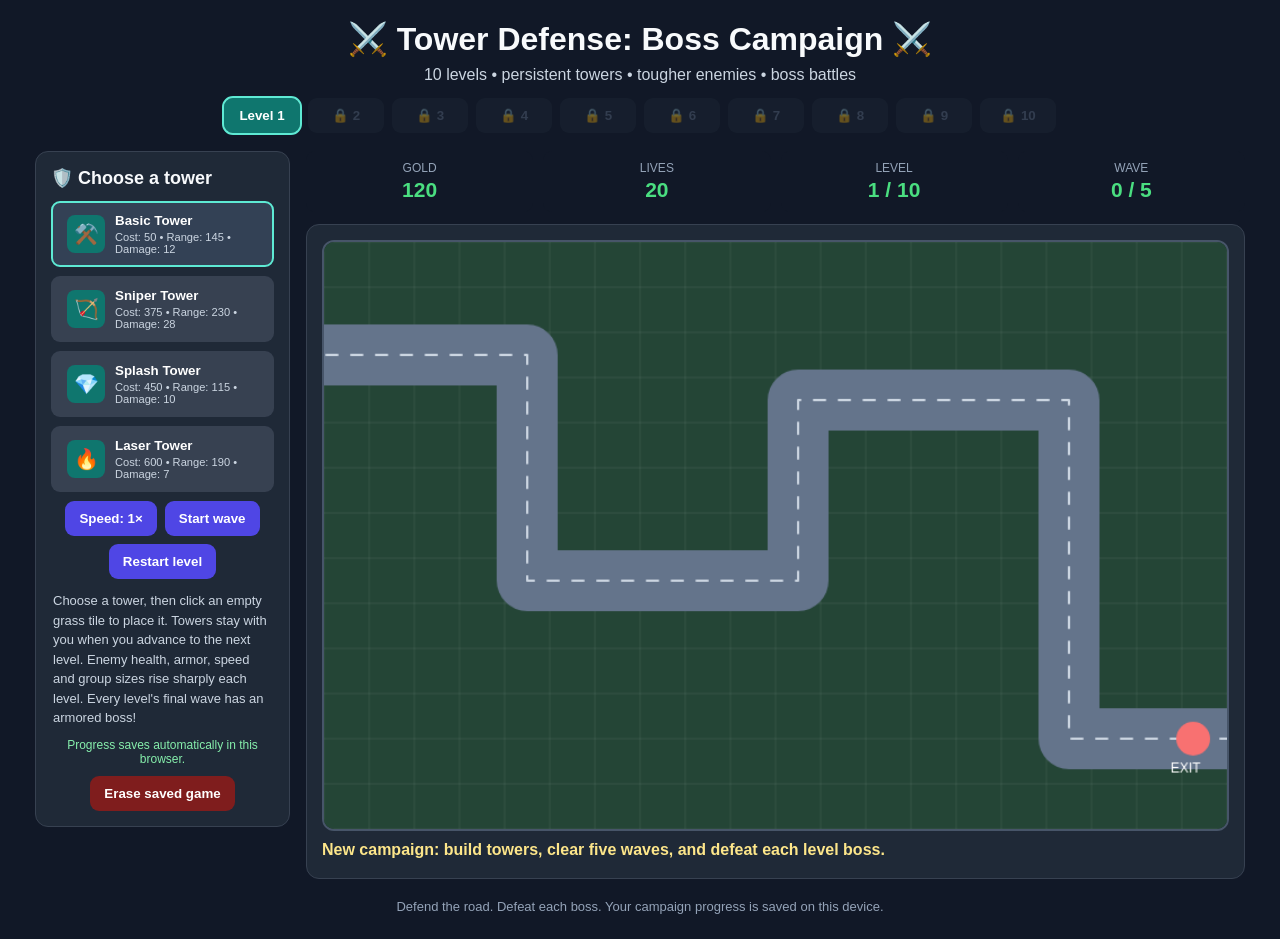
<file: index.html>
<!DOCTYPE html>
<html lang="en">
<head>
<meta charset="UTF-8">
<meta name="viewport" content="width=device-width, initial-scale=1.0">
<title>Tower Defense: Boss Campaign</title>
<link rel="stylesheet" href="style.css">
</head>
<body>
<div id="app">
<header>
  <h1>⚔️ Tower Defense: Boss Campaign ⚔️</h1>
  <p class="subtitle">10 levels • persistent towers • tougher enemies • boss battles</p>
  <div class="level-bar" id="level-bar" aria-label="Level selection"></div>
</header>
<div class="layout">
  <aside class="panel">
    <h2>🛡️ Choose a tower</h2>
    <div id="tower-shop"></div>
    <div class="controls">
      <button id="speed-button">Speed: 1×</button>
      <button id="start-button">Start wave</button>
      <button id="restart-button">Restart level</button>
    </div>
    <p class="help">Choose a tower, then click an empty grass tile to place it. Towers stay with you when you advance to the next level. Enemy health, armor, speed and group sizes rise sharply each level. Every level's final wave has an armored boss!</p>
    <p class="save-note">Progress saves automatically in this browser.</p>
    <div class="controls" style="margin-top:10px"><button id="reset-save-button" style="background:#7f1d1d">Erase saved game</button></div>
  </aside>
  <main class="game-area">
    <section class="stats">
      <div class="stat"><span>GOLD</span><strong id="gold">120</strong></div>
      <div class="stat"><span>LIVES</span><strong id="lives">20</strong></div>
      <div class="stat"><span>LEVEL</span><strong id="level-display">1 / 10</strong></div>
      <div class="stat"><span>WAVE</span><strong id="wave-display">0 / 5</strong></div>
    </section>
    <div class="panel">
      <div id="boss-status"><span id="boss-label">BOSS</span><div id="boss-bar"><div id="boss-health"></div></div></div>
      <canvas id="game-canvas" width="800" height="520"></canvas>
      <div id="message" aria-live="polite">Choose a tower, place it beside the road, and start wave 1.</div>
    </div>
  </main>
</div>
<footer>Defend the road. Defeat each boss. Your campaign progress is saved on this device.</footer>
</div>
<script src="towerdefence.js"></script>
</body>
</html>
</file>
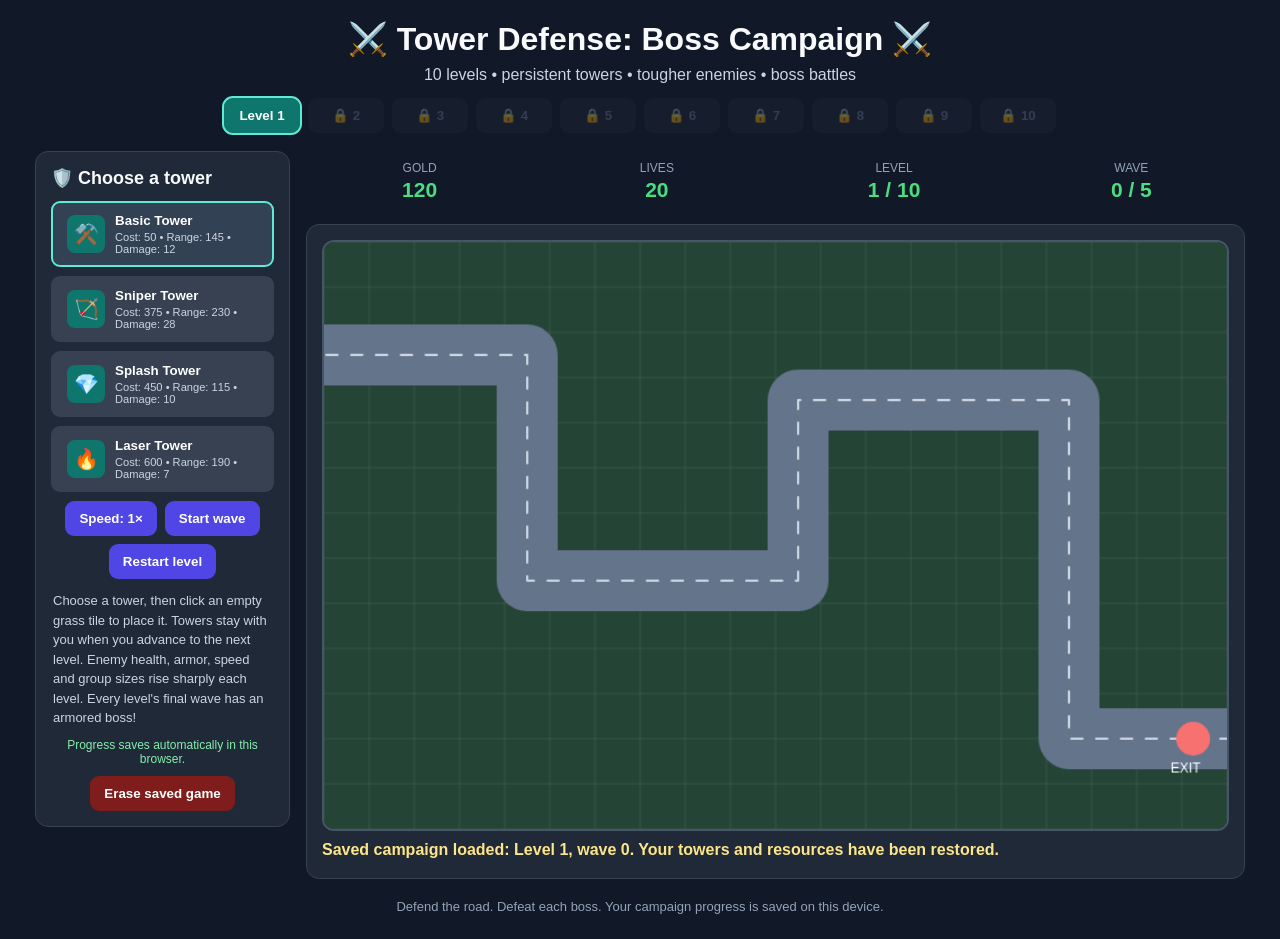
<file: tower_defense.html>
<!DOCTYPE html>
<html lang="en">
<head>
<meta charset="UTF-8">
<meta name="viewport" content="width=device-width, initial-scale=1.0">
<title>Tower Defense: Boss Campaign</title>
<style>
*{box-sizing:border-box}
body{margin:0;min-height:100vh;background:#111827;color:#f8fafc;font-family:Segoe UI,Tahoma,sans-serif}
#app{max-width:1250px;margin:auto;padding:20px}
header{text-align:center;margin-bottom:18px}
h1{margin:0 0 8px}
.subtitle{color:#cbd5e1;margin:0 0 14px}
.level-bar,.controls{display:flex;flex-wrap:wrap;justify-content:center;gap:8px}
button{border:0;border-radius:9px;padding:10px 14px;color:white;background:#4f46e5;font-weight:600;cursor:pointer}
button:hover{filter:brightness(1.15)}
button:disabled{opacity:.4;cursor:not-allowed}
.level-btn{background:#334155;min-width:76px}
.level-btn.active{background:#0f766e;outline:2px solid #5eead4}
.level-btn.locked{background:#1f2937;color:#64748b}
.layout{display:grid;grid-template-columns:255px minmax(0,1fr);gap:16px;align-items:start}
.panel{background:#1f2937;border:1px solid #374151;border-radius:13px;padding:15px}
.panel h2{margin:0 0 12px;font-size:18px}
.tower-option{width:100%;display:flex;align-items:center;gap:10px;text-align:left;margin-bottom:9px;background:#374151;border:2px solid transparent}
.tower-option.selected{border-color:#5eead4;background:#334155}
.tower-icon{width:38px;height:38px;flex:0 0 38px;display:grid;place-items:center;border-radius:8px;background:#0f766e;font-size:20px}
.tower-details small{display:block;color:#cbd5e1;font-weight:400;margin-top:3px}
.stats{display:grid;grid-template-columns:repeat(4,1fr);gap:10px;margin-bottom:12px}
.stat{background:#111827;border-radius:9px;padding:10px;text-align:center}
.stat span{display:block;color:#94a3b8;font-size:12px}
.stat strong{display:block;color:#4ade80;font-size:21px;margin-top:3px}
.game-area{min-width:0}
canvas{display:block;width:100%;height:auto;background:#172b27;border:2px solid #475569;border-radius:12px;cursor:crosshair}
.help{color:#cbd5e1;font-size:13px;line-height:1.5;margin:12px 2px 0}
#message{min-height:22px;margin:10px 0 0;color:#fde68a;font-weight:600}
#boss-status{display:none;margin:0 0 10px;background:#450a0a;border-radius:8px;padding:8px 10px}
#boss-status span{display:block;font-size:12px;margin-bottom:5px}
#boss-bar{height:10px;background:#7f1d1d;border-radius:8px;overflow:hidden}
#boss-health{height:100%;width:100%;background:#f87171;transition:width .15s}
.save-note{color:#86efac;font-size:12px;text-align:center;margin:10px 0 0}
footer{text-align:center;color:#94a3b8;padding:20px 0 5px;font-size:13px}
@media(max-width:780px){#app{padding:12px}.layout{grid-template-columns:1fr}.stats{grid-template-columns:repeat(2,1fr)}}
</style>
</head>
<body>
<div id="app">
<header>
  <h1>⚔️ Tower Defense: Boss Campaign ⚔️</h1>
  <p class="subtitle">10 levels • persistent towers • tougher enemies • boss battles</p>
  <div class="level-bar" id="level-bar" aria-label="Level selection"></div>
</header>
<div class="layout">
  <aside class="panel">
    <h2>🛡️ Choose a tower</h2>
    <div id="tower-shop"></div>
    <div class="controls">
      <button id="speed-button">Speed: 1×</button>
      <button id="start-button">Start wave</button>
      <button id="restart-button">Restart level</button>
    </div>
    <p class="help">Choose a tower, then click an empty grass tile to place it. Towers stay with you when you advance to the next level. Enemy health, armor, speed and group sizes rise sharply each level. Every level's final wave has an armored boss!</p>
    <p class="save-note">Progress saves automatically in this browser.</p>
    <div class="controls" style="margin-top:10px"><button id="reset-save-button" style="background:#7f1d1d">Erase saved game</button></div>
  </aside>
  <main class="game-area">
    <section class="stats">
      <div class="stat"><span>GOLD</span><strong id="gold">120</strong></div>
      <div class="stat"><span>LIVES</span><strong id="lives">20</strong></div>
      <div class="stat"><span>LEVEL</span><strong id="level-display">1 / 10</strong></div>
      <div class="stat"><span>WAVE</span><strong id="wave-display">0 / 5</strong></div>
    </section>
    <div class="panel">
      <div id="boss-status"><span id="boss-label">BOSS</span><div id="boss-bar"><div id="boss-health"></div></div></div>
      <canvas id="game-canvas" width="800" height="520"></canvas>
      <div id="message" aria-live="polite">Choose a tower, place it beside the road, and start wave 1.</div>
    </div>
  </main>
</div>
<footer>Defend the road. Defeat each boss. Your campaign progress is saved on this device.</footer>
</div>
<script>
"use strict";

// ---------- Settings and tower types ----------
const W = 800, H = 520, TILE = 40, MAX_LEVEL = 10, WAVES_PER_LEVEL = 5;
const SAVE_KEY = "towerDefenseBossCampaign_v1";
const TOWERS = [
  {id:0,name:"Basic Tower",icon:"⚒️",cost:50,range:145,damage:12,fireRate:.65,color:"#60a5fa"},
  {id:1,name:"Sniper Tower",icon:"🏹",cost:375,range:230,damage:28,fireRate:1.35,color:"#c084fc"},
  {id:2,name:"Splash Tower",icon:"💎",cost:450,range:115,damage:10,fireRate:.9,splash:48,color:"#f59e0b"},
  {id:3,name:"Laser Tower",icon:"🔥",cost:600,range:190,damage:7,fireRate:.18,color:"#fb7185"}
];
const PATH = [
  {x:-20,y:100},{x:180,y:100},{x:180,y:300},{x:420,y:300},
  {x:420,y:140},{x:660,y:140},{x:660,y:440},{x:820,y:440}
];

// ---------- State ----------
let currentLevel=1, highestUnlockedLevel=1, wave=0, waveActive=false;
let gold=120, lives=20, gameSpeed=1, selectedTowerId=0;
let towers=[], enemies=[], projectiles=[];
let spawnRemaining=0, spawnTimer=0, gameOver=false, lastFrameTime=0, saveTimer=0;

const canvas=document.getElementById("game-canvas"), ctx=canvas.getContext("2d");
const $=id=>document.getElementById(id);
const distance=(a,b)=>Math.hypot(a.x-b.x,a.y-b.y);
function message(s){$("message").textContent=s;}

function serializableState(){
  return {
    currentLevel, highestUnlockedLevel, wave, gold, lives, selectedTowerId,
    towers:towers.map(t=>({x:t.x,y:t.y,typeId:t.type.id})),
    enemies:enemies.map(e=>({...e})),
    waveActive, spawnRemaining, spawnTimer, gameOver
  };
}
function saveGame(){
  try { localStorage.setItem(SAVE_KEY,JSON.stringify(serializableState())); }
  catch(err){ console.warn("Could not save game progress:",err); }
}
function loadGame(){
  try {
    const raw=localStorage.getItem(SAVE_KEY);
    if(!raw) return false;
    const s=JSON.parse(raw);
    if(!s || !Number.isInteger(s.currentLevel) || !Array.isArray(s.towers)) return false;
    currentLevel=Math.min(MAX_LEVEL,Math.max(1,s.currentLevel));
    highestUnlockedLevel=Math.min(MAX_LEVEL,Math.max(currentLevel,Number(s.highestUnlockedLevel)||1));
    wave=Math.min(WAVES_PER_LEVEL,Math.max(0,Number(s.wave)||0));
    gold=Math.max(0,Number(s.gold)||0);
    lives=Math.max(0,Number(s.lives)||0);
    selectedTowerId=Number.isInteger(s.selectedTowerId)?s.selectedTowerId:0;
    towers=s.towers.map(t=>{
      const type=TOWERS.find(x=>x.id===t.typeId);
      return type?{x:Number(t.x),y:Number(t.y),type,cooldown:0}:null;
    }).filter(Boolean);
    enemies=Array.isArray(s.enemies)?s.enemies.filter(e=>Number.isFinite(e.x)&&Number.isFinite(e.y)&&Number.isFinite(e.hp)).map(e=>({...e})): [];
    waveActive=Boolean(s.waveActive);
    spawnRemaining=Math.max(0,Number(s.spawnRemaining)||0);
    spawnTimer=Math.max(0,Number(s.spawnTimer)||0);
    gameOver=Boolean(s.gameOver)||lives<=0;
    // Projectiles are deliberately recreated empty after loading; enemies and wave progress remain.
    projectiles=[];
    return true;
  } catch(err){ console.warn("Could not load saved game:",err); return false; }
}

function renderLevelButtons(){
  const bar=$("level-bar"); bar.innerHTML="";
  for(let n=1;n<=MAX_LEVEL;n++){
    const b=document.createElement("button");
    b.className="level-btn"+(n===currentLevel?" active":"")+(n>highestUnlockedLevel?" locked":"");
    b.textContent=n>highestUnlockedLevel?`🔒 ${n}`:`Level ${n}`;
    b.disabled=n>highestUnlockedLevel;
    b.addEventListener("click",()=>changeLevel(n));
    bar.appendChild(b);
  }
}
function buildShop(){
  const shop=$("tower-shop"); shop.innerHTML="";
  for(const t of TOWERS){
    const b=document.createElement("button");
    b.className="tower-option"+(t.id===selectedTowerId?" selected":"");
    b.innerHTML=`<span class="tower-icon">${t.icon}</span><span class="tower-details">${t.name}<small>Cost: ${t.cost} • Range: ${t.range} • Damage: ${t.damage}</small></span>`;
    b.addEventListener("click",()=>{selectedTowerId=t.id;buildShop();message(`${t.name} selected. Click an empty grass tile to place it.`);});
    shop.appendChild(b);
  }
}
function updateHUD(){
  $("gold").textContent=gold; $("lives").textContent=lives;
  $("level-display").textContent=`${currentLevel} / ${MAX_LEVEL}`;
  $("wave-display").textContent=`${wave} / ${WAVES_PER_LEVEL}`;
  $("start-button").disabled=waveActive||gameOver||wave>=WAVES_PER_LEVEL;
  $("start-button").textContent=wave>=WAVES_PER_LEVEL?"Level complete":waveActive?"Wave running…":"Start wave";
  const boss=enemies.find(e=>e.isBoss);
  $("boss-status").style.display=boss?"block":"none";
  if(boss){
    $("boss-label").textContent=`${boss.bossName} — ${Math.ceil(boss.hp)} / ${boss.maxHp} HP`;
    $("boss-health").style.width=`${Math.max(0,100*boss.hp/boss.maxHp)}%`;
  }
}
function changeLevel(n){
  if(n>highestUnlockedLevel||n<1||n>MAX_LEVEL)return;
  if(waveActive&&!confirm("Leave this wave? Your current wave position and enemies will be saved."))return;
  currentLevel=n; wave=0; waveActive=false; enemies=[]; projectiles=[];
  spawnRemaining=0;spawnTimer=0;gameOver=false;
  // Gold, lives and towers deliberately carry over between levels.
  renderLevelButtons();updateHUD();
  message(`Level ${currentLevel}: your towers, gold and lives have carried over. Start wave 1!`);
  saveGame();
}
function restartLevel(){
  if(!confirm("Restart this level? Your towers, gold and lives will be kept, but this level's wave progress will reset."))return;
  wave=0;waveActive=false;enemies=[];projectiles=[];spawnRemaining=0;spawnTimer=0;gameOver=false;
  updateHUD();message(`Level ${currentLevel} restarted. Your towers and resources were kept.`);saveGame();
}
function eraseSave(){
  if(!confirm("Erase all saved campaign progress and start a new game?"))return;
  localStorage.removeItem(SAVE_KEY);
  currentLevel=1;highestUnlockedLevel=1;wave=0;waveActive=false;gold=120;lives=20;selectedTowerId=0;
  towers=[];enemies=[];projectiles=[];spawnRemaining=0;spawnTimer=0;gameOver=false;
  renderLevelButtons();buildShop();updateHUD();message("New campaign started.");saveGame();
}

// ---------- Waves and enemies ----------
function startWave(){
  if(waveActive||gameOver||wave>=WAVES_PER_LEVEL)return;
  wave++;waveActive=true;
  // Later levels send larger groups, and enemies arrive more quickly.
  spawnRemaining=wave===WAVES_PER_LEVEL?1:7+wave*3+currentLevel*3;
  spawnTimer=.2;updateHUD();
  message(wave===WAVES_PER_LEVEL?`BOSS WAVE! Level ${currentLevel}'s boss is coming!`:`Level ${currentLevel}, wave ${wave}: incoming enemies!`);
  saveGame();
}
function createEnemy(){
  // Enemy health now rises much faster than before, so old towers cannot
  // defeat later waves almost instantly. Level 1 remains close to its old difficulty.
  const scale=Math.pow(1.62,currentLevel-1);
  const hp=Math.round((30+wave*12)*scale);
  const speed=50+wave*4+currentLevel*3;
  const armor=Math.min(.38,(currentLevel-1)*.035);
  return {x:PATH[0].x,y:PATH[0].y,waypoint:1,hp,maxHp:hp,speed,radius:12,reward:10+currentLevel*3,armor,isBoss:false};
}
function createBoss(){
  const bossNames=["Stone Golem","Orc Warlord","Frost Dragon","Void Knight","Ancient Treant","Inferno Giant","Storm Behemoth","Shadow Colossus","Dread Titan","The Final Overlord"];
  // Bosses gain substantial health and armor each level. They are intended
  // to survive sustained fire from a developed tower collection.
  const hp=Math.round(900*Math.pow(1.78,currentLevel-1));
  const armor=Math.min(.60,.12+(currentLevel-1)*.045);
  return {
    x:PATH[0].x,y:PATH[0].y,waypoint:1,hp,maxHp:hp,
    speed:Math.max(30,38+currentLevel*1.35),radius:24,
    reward:150+currentLevel*40,armor,isBoss:true,bossName:bossNames[currentLevel-1]
  };
}
function spawnEnemy(){
  if(wave===WAVES_PER_LEVEL) enemies.push(createBoss());
  else enemies.push(createEnemy());
}
function updateEnemies(dt){
  for(let i=enemies.length-1;i>=0;i--){
    const e=enemies[i],target=PATH[e.waypoint];
    if(!target){
      enemies.splice(i,1);lives=Math.max(0,lives-(e.isBoss?8:2));
      if(lives<=0){gameOver=true;waveActive=false;message("Game over! Restart the level or erase the save to begin again.");}
      updateHUD();continue;
    }
    const dx=target.x-e.x,dy=target.y-e.y,len=Math.hypot(dx,dy),step=e.speed*dt;
    if(len<=step){e.x=target.x;e.y=target.y;e.waypoint++;}
    else{e.x+=dx/len*step;e.y+=dy/len*step;}
  }
}
function updateTowers(dt){
  for(const t of towers){
    t.cooldown-=dt;if(t.cooldown>0)continue;
    let target=null,best=Infinity;
    for(const e of enemies){const d=distance(t,e);if(d<=t.type.range&&d<best){target=e;best=d;}}
    if(target){t.cooldown=t.type.fireRate;projectiles.push({x:t.x,y:t.y,target,speed:t.type.id===3?900:420,damage:t.type.damage,splash:t.type.splash||0,color:t.type.color});}
  }
}
function updateProjectiles(dt){
  for(let i=projectiles.length-1;i>=0;i--){
    const p=projectiles[i];
    if(!enemies.includes(p.target)){projectiles.splice(i,1);continue;}
    const dx=p.target.x-p.x,dy=p.target.y-p.y,len=Math.hypot(dx,dy),step=p.speed*dt;
    if(len<=step+p.target.radius){
      const hit=p.target;
      // Armor reduces incoming damage. Bosses have much more armor than regular enemies.
      hit.hp-=Math.max(1,p.damage*(1-(hit.armor||0)));
      if(p.splash)for(const e of enemies)if(e!==hit&&distance(e,hit)<=p.splash)e.hp-=Math.max(1,p.damage*(1-(e.armor||0)));
      projectiles.splice(i,1);
    }else{p.x+=dx/len*step;p.y+=dy/len*step;}
  }
  for(let i=enemies.length-1;i>=0;i--){
    if(enemies[i].hp<=0){gold+=enemies[i].reward;if(enemies[i].isBoss)message(`${enemies[i].bossName} defeated!`);enemies.splice(i,1);updateHUD();}
  }
}
function finishWave(){
  waveActive=false;
  if(wave>=WAVES_PER_LEVEL){
    const bonus=100+currentLevel*30;gold+=bonus;
    if(currentLevel<MAX_LEVEL){
      highestUnlockedLevel=Math.max(highestUnlockedLevel,currentLevel+1);
      message(`Boss defeated! Level ${currentLevel} complete. +${bonus} gold. Level ${currentLevel+1} unlocked — your towers and resources carry over!`);
    }else{
      message(`You defeated the final boss and completed the campaign! +${bonus} gold. Congratulations!`);
    }
    renderLevelButtons();
  }else{
    const bonus=20+currentLevel*5;gold+=bonus;
    message(`Wave ${wave} cleared! +${bonus} bonus gold. Start the next wave when ready.`);
  }
  updateHUD();saveGame();
}
function update(dt){
  if(!waveActive||gameOver)return;
  spawnTimer-=dt;
  if(spawnRemaining>0&&spawnTimer<=0){
    spawnEnemy();spawnRemaining--;
    spawnTimer=wave===WAVES_PER_LEVEL?1.0:Math.max(.22,.72-currentLevel*.045);
  }
  updateEnemies(dt);updateTowers(dt);updateProjectiles(dt);
  if(spawnRemaining===0&&enemies.length===0)finishWave();
}

// ---------- Map and drawing ----------
function pointIsOnPath(x,y){
  for(let i=0;i<PATH.length-1;i++){
    const a=PATH[i],b=PATH[i+1],dx=b.x-a.x,dy=b.y-a.y;
    const t=Math.max(0,Math.min(1,((x-a.x)*dx+(y-a.y)*dy)/(dx*dx+dy*dy)));
    if(distance({x,y},{x:a.x+t*dx,y:a.y+t*dy})<29)return true;
  }
  return false;
}
function placeTower(ev){
  if(gameOver)return;
  const r=canvas.getBoundingClientRect();
  const x=Math.floor(((ev.clientX-r.left)*canvas.width/r.width)/TILE)*TILE+TILE/2;
  const y=Math.floor(((ev.clientY-r.top)*canvas.height/r.height)/TILE)*TILE+TILE/2;
  const type=TOWERS.find(t=>t.id===selectedTowerId);
  if(!type||x<0||y<0||x>=W||y>=H)return;
  if(pointIsOnPath(x,y)){message("You cannot build on the road.");return;}
  if(towers.some(t=>distance(t,{x,y})<30)){message("There is already a tower too close to that spot.");return;}
  if(gold<type.cost){message(`Not enough gold. ${type.name} costs ${type.cost}.`);return;}
  gold-=type.cost;towers.push({x,y,type,cooldown:0});
  updateHUD();saveGame();message(`${type.name} placed. It will remain in your campaign when you advance.`);
}
function draw(){
  ctx.clearRect(0,0,W,H);ctx.fillStyle="#244536";ctx.fillRect(0,0,W,H);
  ctx.strokeStyle="rgba(255,255,255,.08)";ctx.lineWidth=1;
  for(let x=0;x<=W;x+=TILE){ctx.beginPath();ctx.moveTo(x,0);ctx.lineTo(x,H);ctx.stroke();}
  for(let y=0;y<=H;y+=TILE){ctx.beginPath();ctx.moveTo(0,y);ctx.lineTo(W,y);ctx.stroke();}
  ctx.save();ctx.lineCap="round";ctx.lineJoin="round";ctx.beginPath();ctx.moveTo(PATH[0].x,PATH[0].y);
  for(let i=1;i<PATH.length;i++)ctx.lineTo(PATH[i].x,PATH[i].y);
  ctx.strokeStyle="#64748b";ctx.lineWidth=54;ctx.stroke();ctx.strokeStyle="#cbd5e1";ctx.lineWidth=2;ctx.setLineDash([10,12]);ctx.stroke();ctx.restore();
  ctx.fillStyle="#f87171";ctx.beginPath();ctx.arc(770,440,15,0,Math.PI*2);ctx.fill();ctx.fillStyle="#fff";ctx.font="12px sans-serif";ctx.textAlign="left";ctx.fillText("EXIT",750,470);
  for(const t of towers){
    ctx.beginPath();ctx.arc(t.x,t.y,17,0,Math.PI*2);ctx.fillStyle="#111827";ctx.fill();ctx.strokeStyle=t.type.color;ctx.lineWidth=2;ctx.stroke();
    ctx.font="18px sans-serif";ctx.textAlign="center";ctx.textBaseline="middle";ctx.fillText(t.type.icon,t.x,t.y);
  }
  for(const e of enemies){
    ctx.beginPath();ctx.arc(e.x,e.y,e.radius,0,Math.PI*2);ctx.fillStyle=e.isBoss?"#7f1d1d":"#ef4444";ctx.fill();ctx.strokeStyle=e.isBoss?"#fbbf24":"#7f1d1d";ctx.lineWidth=e.isBoss?4:2;ctx.stroke();
    if(e.isBoss){ctx.font="bold 11px sans-serif";ctx.fillStyle="#fff";ctx.textAlign="center";ctx.fillText("BOSS",e.x,e.y+4);}
    const bw=e.isBoss?58:28;ctx.fillStyle="#450a0a";ctx.fillRect(e.x-bw/2,e.y-e.radius-10,bw,5);ctx.fillStyle="#4ade80";ctx.fillRect(e.x-bw/2,e.y-e.radius-10,bw*Math.max(0,e.hp/e.maxHp),5);
  }
  for(const p of projectiles){ctx.beginPath();ctx.arc(p.x,p.y,4,0,Math.PI*2);ctx.fillStyle=p.color;ctx.fill();}
}
function gameLoop(ts){
  if(!lastFrameTime)lastFrameTime=ts;
  const dt=Math.min((ts-lastFrameTime)/1000,.05);lastFrameTime=ts;
  update(dt*gameSpeed);draw();updateHUD();
  saveTimer+=dt;
  if(saveTimer>=2){saveTimer=0;saveGame();}
  requestAnimationFrame(gameLoop);
}

// ---------- Controls and startup ----------
$("speed-button").addEventListener("click",()=>{
  gameSpeed=gameSpeed===1?2:1;$("speed-button").textContent=`Speed: ${gameSpeed}×`;
});
$("start-button").addEventListener("click",startWave);
$("restart-button").addEventListener("click",restartLevel);
$("reset-save-button").addEventListener("click",eraseSave);
canvas.addEventListener("click",placeTower);

const loaded=loadGame();
renderLevelButtons();buildShop();updateHUD();
if(loaded){
  message(`Saved campaign loaded: Level ${currentLevel}, wave ${wave}. Your towers and resources have been restored.`);
}else{
  message("New campaign: build towers, clear five waves, and defeat each level boss.");
  saveGame();
}
requestAnimationFrame(gameLoop);
</script>
</body>
</html>
</file>
<file: style.css>
*{box-sizing:border-box}
body{margin:0;min-height:100vh;background:#111827;color:#f8fafc;font-family:Segoe UI,Tahoma,sans-serif}
#app{max-width:1250px;margin:auto;padding:20px}
header{text-align:center;margin-bottom:18px}
h1{margin:0 0 8px}
.subtitle{color:#cbd5e1;margin:0 0 14px}
.level-bar,.controls{display:flex;flex-wrap:wrap;justify-content:center;gap:8px}
button{border:0;border-radius:9px;padding:10px 14px;color:white;background:#4f46e5;font-weight:600;cursor:pointer}
button:hover{filter:brightness(1.15)}
button:disabled{opacity:.4;cursor:not-allowed}
.level-btn{background:#334155;min-width:76px}
.level-btn.active{background:#0f766e;outline:2px solid #5eead4}
.level-btn.locked{background:#1f2937;color:#64748b}
.layout{display:grid;grid-template-columns:255px minmax(0,1fr);gap:16px;align-items:start}
.panel{background:#1f2937;border:1px solid #374151;border-radius:13px;padding:15px}
.panel h2{margin:0 0 12px;font-size:18px}
.tower-option{width:100%;display:flex;align-items:center;gap:10px;text-align:left;margin-bottom:9px;background:#374151;border:2px solid transparent}
.tower-option.selected{border-color:#5eead4;background:#334155}
.tower-icon{width:38px;height:38px;flex:0 0 38px;display:grid;place-items:center;border-radius:8px;background:#0f766e;font-size:20px}
.tower-details small{display:block;color:#cbd5e1;font-weight:400;margin-top:3px}
.stats{display:grid;grid-template-columns:repeat(4,1fr);gap:10px;margin-bottom:12px}
.stat{background:#111827;border-radius:9px;padding:10px;text-align:center}
.stat span{display:block;color:#94a3b8;font-size:12px}
.stat strong{display:block;color:#4ade80;font-size:21px;margin-top:3px}
.game-area{min-width:0}
canvas{display:block;width:100%;height:auto;background:#172b27;border:2px solid #475569;border-radius:12px;cursor:crosshair}
.help{color:#cbd5e1;font-size:13px;line-height:1.5;margin:12px 2px 0}
#message{min-height:22px;margin:10px 0 0;color:#fde68a;font-weight:600}
#boss-status{display:none;margin:0 0 10px;background:#450a0a;border-radius:8px;padding:8px 10px}
#boss-status span{display:block;font-size:12px;margin-bottom:5px}
#boss-bar{height:10px;background:#7f1d1d;border-radius:8px;overflow:hidden}
#boss-health{height:100%;width:100%;background:#f87171;transition:width .15s}
.save-note{color:#86efac;font-size:12px;text-align:center;margin:10px 0 0}
footer{text-align:center;color:#94a3b8;padding:20px 0 5px;font-size:13px}
@media(max-width:780px){#app{padding:12px}.layout{grid-template-columns:1fr}.stats{grid-template-columns:repeat(2,1fr)}}
</file>
